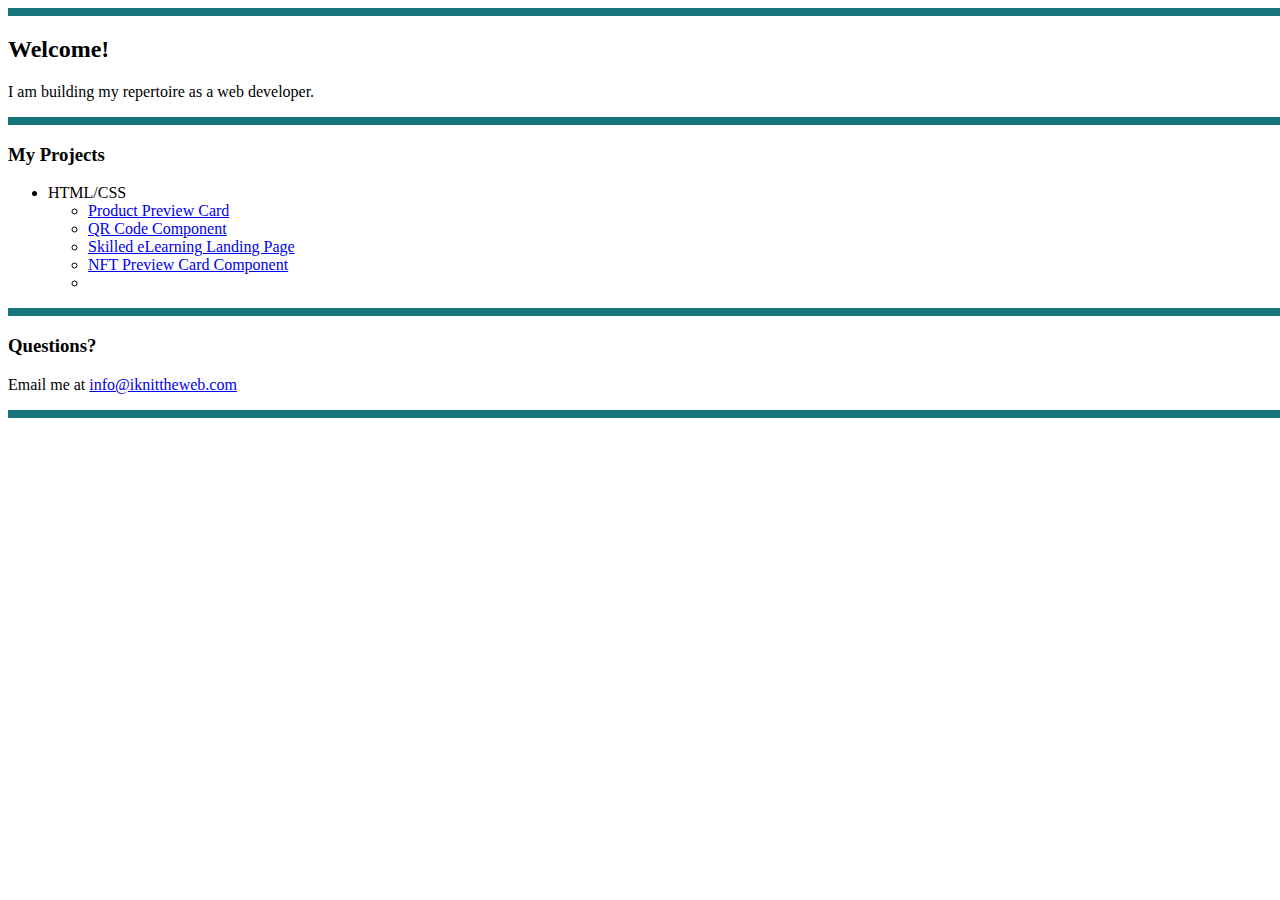
<file: index.html>
<!DOCTYPE html>
<html>
    <head>
        <link href="https://cdn.jsdelivr.net/npm/bootstrap@5.0.2/dist/css/bootstrap.min.css" rel="stylesheet" integrity="sha384-EVSTQN3/azprG1Anm3QDgpJLIm9Nao0Yz1ztcQTwFspd3yD65VohhpuuCOmLASjC" crossorigin="anonymous">
        <style>
            * {
                font-family: Georgia, 'Times New Roman', Times, serif;
            }

            hr {
                border: 4px solid #15757B;
                width: 100%;
            }


        </style>
    </head>
    <body>
        <div class="container">
            <hr>
            <div class="row">
                <div id="main-gktw">
                    <main id="main" class="text-center">
                        <h2>Welcome!</h2>
                        <p class=".about-text">I am building my repertoire as a web developer.</p>
                        <hr>
                        <h3>My Projects</h3>
                        <ul class="list-group">
                            <li class="list-group-item">HTML/CSS</li>
                            <ul class="list-group">
                                <li class="list-group-item">
                                    <a href="/Product-Preview-Card/MyProductPreviewCard-files/index.html" target="_blank">Product Preview Card</a>
                                </li>                                
                                <li class="list-group-item">
                                    <a href="/QR Code Component/MyQRCodeComponent-files/index.html" target="_blank">QR Code Component</a>
                                </li>
                                <li>
                                    <a href="https://idlehands1969.github.io/Skilled-eLearning-Landing-Page/">Skilled eLearning Landing Page</a>
                                </li>
                                <li class="list-group-item">
                                    <a href="https://idlehands1969.github.io/nft-preview-card-component-main/My%20NFT%20Preview%20Card%20Component%20files/index.html">NFT Preview Card Component</a>
                                </li>
                                <li class="list-group-item">
                                    <a href="https://github.com/idlehands1969/huddle-landing-page/blob/521c2a1c7d394858e0f927000259a5b264395048/index.html"></a>
                                </li>
                                    
                            </ul>
                        </ul>
                        <hr>
                        <h3>Questions?</h3>
                        <p>Email me at <a href="mailto:info@iknittheweb.com">info@iknittheweb.com</a></p>
                    </main>
                </div>
            </div>
            <hr>
            <div class="row">
                <script src="https://cdn.jsdelivr.net/npm/bootstrap@5.0.2/dist/js/bootstrap.bundle.min.js" integrity="sha384-MrcW6ZMFYlzcLA8Nl+NtUVF0sA7MsXsP1UyJoMp4YLEuNSfAP+JcXn/tWtIaxVXM" crossorigin="anonymous"></script>
            </div>
        </div>
    </body>
</html>
</file>
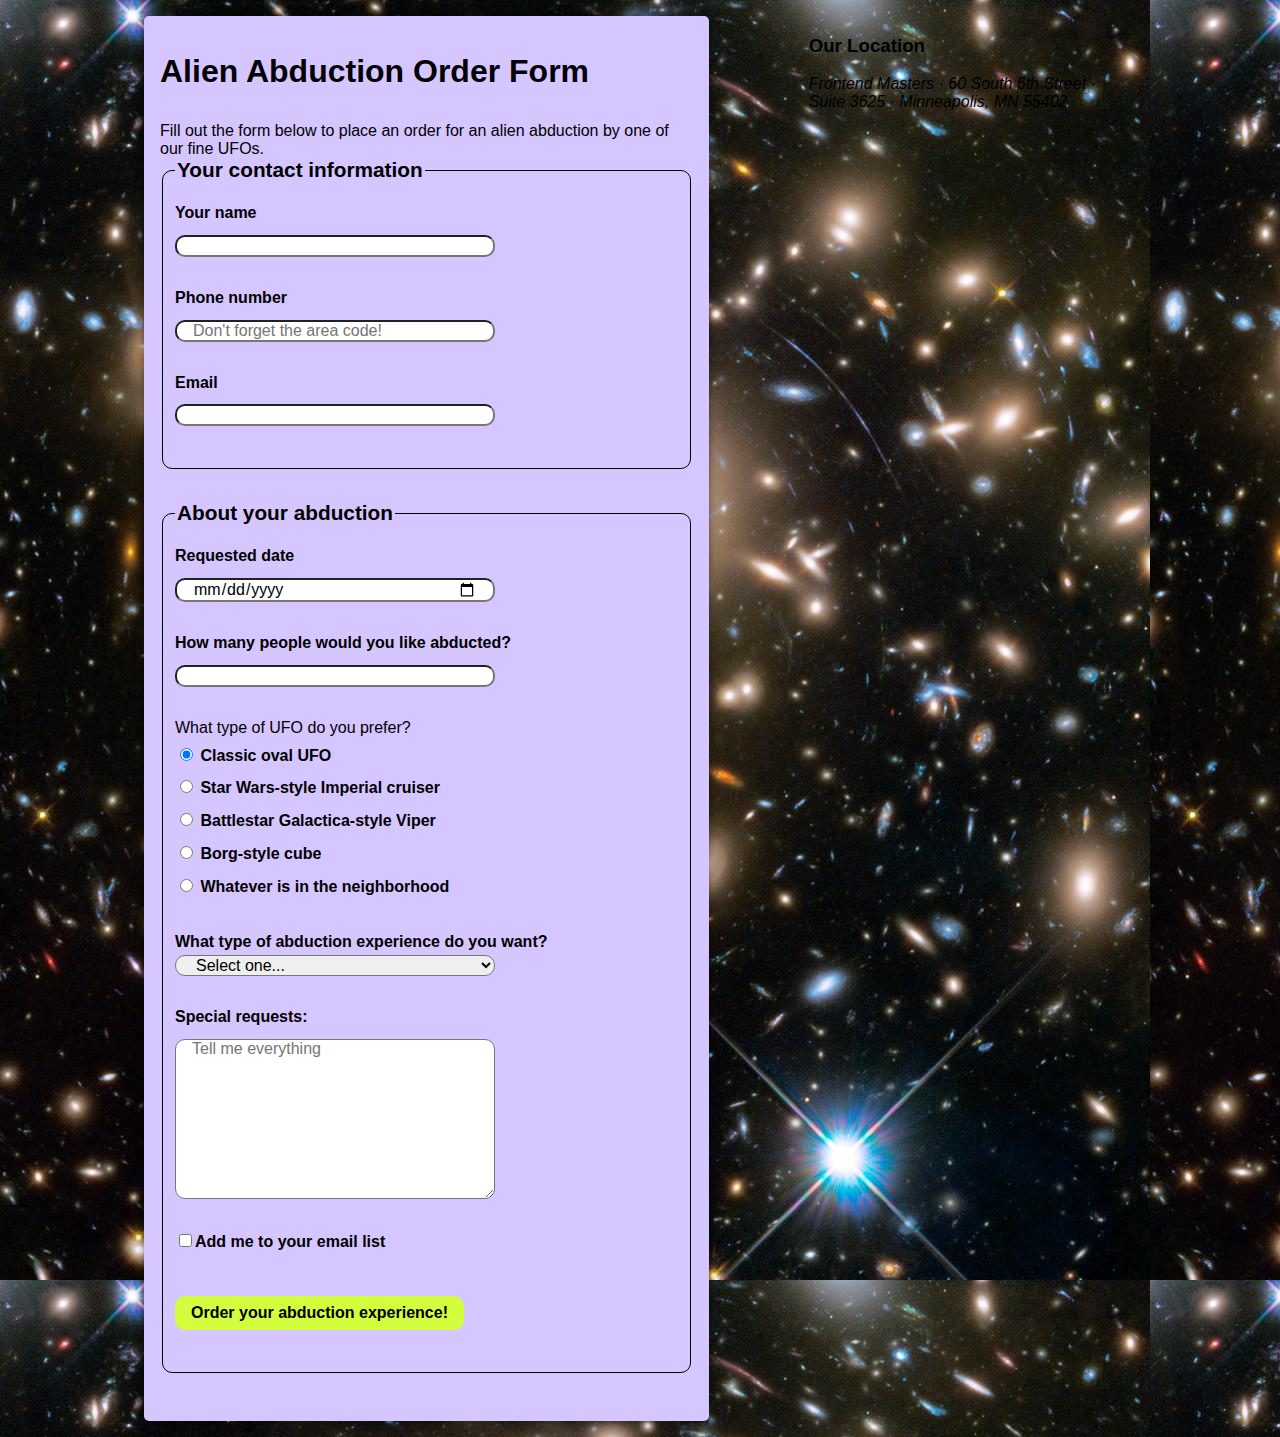
<file: Abduction/index.html>
<!DOCTYPE html>
<html lang="en">

<head>
	<meta charset="UTF-8">
	<title>Alien Abduction Order Form</title>
	<link href="css/forms.css" rel="stylesheet">
</head>

<body>
	<div class="wrapper">
		<section>
			<h1>Alien Abduction Order Form</h1>
			<p>Fill out the form below to place an order for an alien abduction by one of our fine UFOs.</p>
			<form action="https://e3vwdl4bpd.execute-api.us-west-2.amazonaws.com/default/API2SES " method="post">
				<input type="hidden" name="send_to" value="idlehands1969@gmail.com">
				<fieldset>
					<legend>Your contact information</legend>
<!-- CONTACT INFO -->
					<label for="name">Your name </label>
					<input type="text" id="name" name="name">
					<label for="phone">Phone number</label>
					<input type="tel" id="phone" name="phone" placeholder="Don't forget the area code!">
					<label for="email">Email</label>
					<input type="email" id="email" name="email">
				</fieldset>

<!-- REQUEST INFO -->
				<fieldset>
					<legend>About your abduction </legend>
					<label for="date">Requested date</label>
					<input type="date" id="date" name="date">
					<label for="qty">How many people would you like abducted?</label>
					<input type="number" id="qty" name="qty" min="1" max="10">
					<p>What type of UFO do you prefer?</p>
					<label>
						<input type="radio" name="ufotype" value="classic" checked> Classic oval UFO
					</label>
					<label>
						<input type="radio" name="ufotype" value="starwars"> Star Wars-style Imperial cruiser
					</label>
					<label>
						<input type="radio" name="ufotype" value="galactica"> Battlestar Galactica-style Viper
					</label>
					<label>
						<input type="radio" name="ufotype" value="startrek"> Borg-style cube
					</label>
					<label>
						<input type="radio" name="ufotype" value="any"> Whatever is in the neighborhood
					</label>

					<label for="abtype">What type of abduction experience do you want?</label>
					<select id="abtype" name="abtype">
						<option selected>Select one...</option>
						<option value="tour">Tour of the solar system</option>
						<option value="dinner">Alien dinner and discussion</option>
						<option value="dance">Alien dance lessons</option>
						<option value="whales">Whale watching</option>
					</select>

					<label for="comments">Special requests:</label>
					<textarea id="comments" name="comments" placeholder="Tell me everything"></textarea>

					<label>
						<input type="checkbox" id="subscribe" name="subscribe" value="subscribe">Add me to your email
						list
					</label>
					<input id="send_to" type="hidden" name="send_to" value="yourEmailHere">
					<button type="submit">Order your abduction experience!</button>
				</fieldset>
			</form>
		</section>
		<aside>
			<h3>Our Location</h3>
			<address>
				Frontend Masters &middot;
				60 South 6th Street &middot;
				Suite 3625 &middot;
				Minneapolis, MN 55402
			</address>
		</aside>
	</div>
	<script src="js/forms.js"></script>
</body>

</html>
</file>
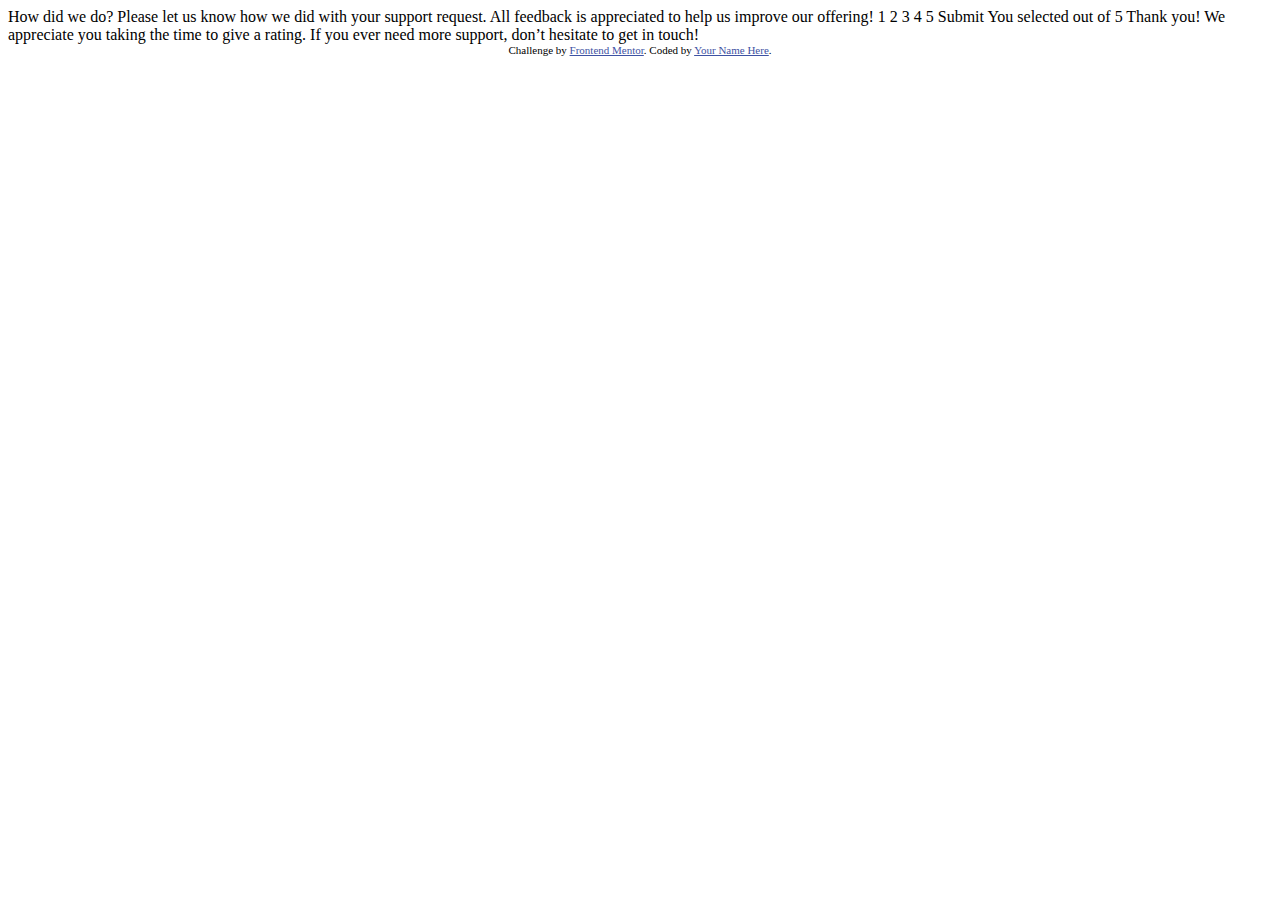
<file: interactive-rating-component-main/index.html>
<!DOCTYPE html>
<html lang="en">
<head>
  <meta charset="UTF-8">
  <meta name="viewport" content="width=device-width, initial-scale=1.0"> <!-- displays site properly based on user's device -->

  <link rel="icon" type="image/png" sizes="32x32" href="./images/favicon-32x32.png">
  
  <title>Frontend Mentor | Interactive rating component</title>

  <!-- Feel free to remove these styles or customise in your own stylesheet 👍 -->
  <style>
    .attribution { font-size: 11px; text-align: center; }
    .attribution a { color: hsl(228, 45%, 44%); }
  </style>
</head>
<body>

  <!-- Rating state start -->

  How did we do?

  Please let us know how we did with your support request. All feedback is appreciated 
  to help us improve our offering!

  1 2 3 4 5

  Submit

  <!-- Rating state end -->

  <!-- Thank you state start -->

  You selected <!-- Add rating here --> out of 5

  Thank you!

  We appreciate you taking the time to give a rating. If you ever need more support, 
  don’t hesitate to get in touch!

  <!-- Thank you state end -->

  
  <div class="attribution">
    Challenge by <a href="https://www.frontendmentor.io?ref=challenge" target="_blank">Frontend Mentor</a>. 
    Coded by <a href="#">Your Name Here</a>.
  </div>
</body>
</html>
</file>
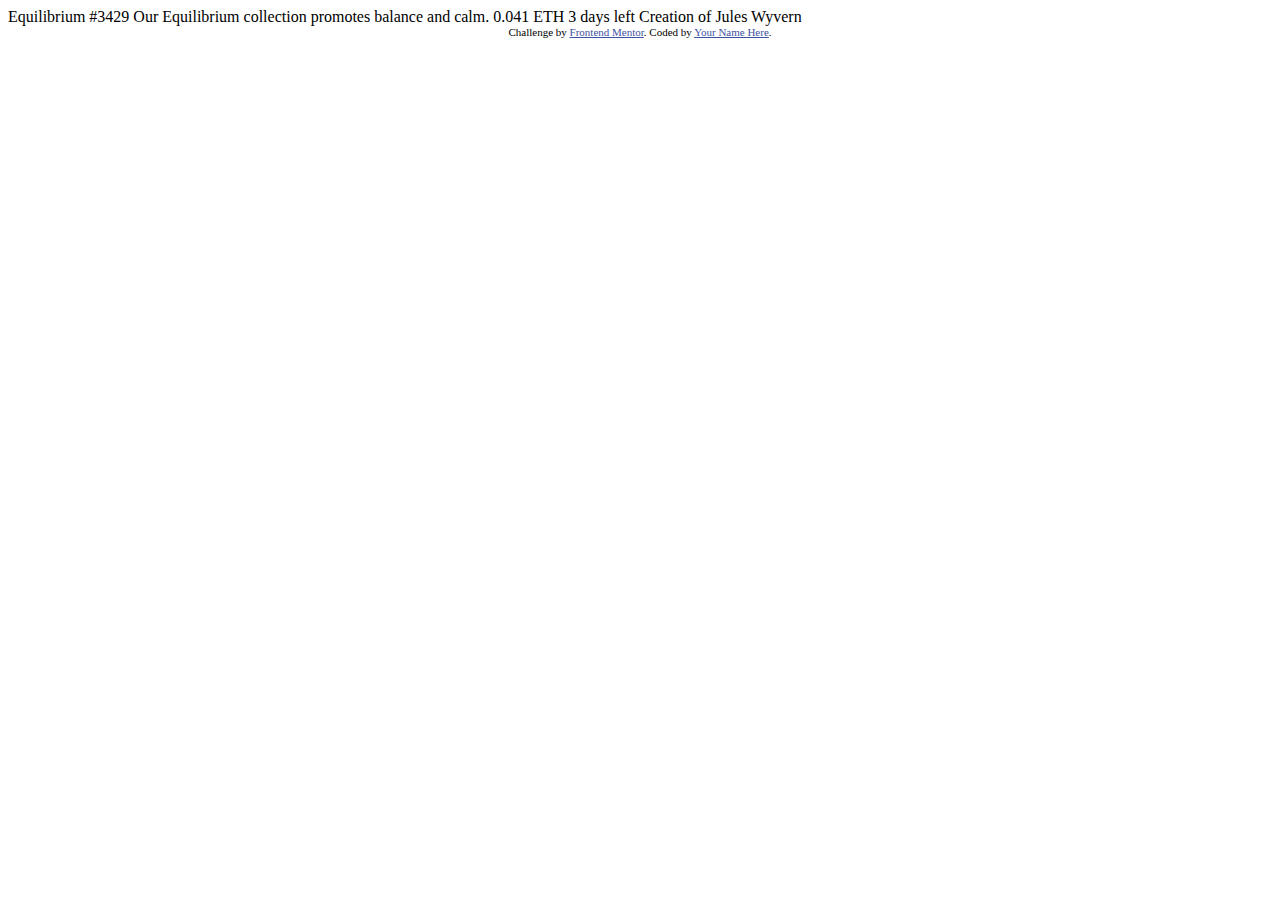
<file: nft-preview-card-component-main/index.html>
<!DOCTYPE html>
<html lang="en">
<head>
  <meta charset="UTF-8">
  <meta name="viewport" content="width=device-width, initial-scale=1.0"> <!-- displays site properly based on user's device -->

  <link rel="icon" type="image/png" sizes="32x32" href="./images/favicon-32x32.png">
  
  <title>Frontend Mentor | NFT preview card component</title>

  <!-- Feel free to remove these styles or customise in your own stylesheet 👍 -->
  <style>
    .attribution { font-size: 11px; text-align: center; }
    .attribution a { color: hsl(228, 45%, 44%); }
  </style>
</head>
<body>

  Equilibrium #3429

  Our Equilibrium collection promotes balance and calm.

  0.041 ETH
  3 days left
  
  Creation of Jules Wyvern

  <div class="attribution">
    Challenge by <a href="https://www.frontendmentor.io?ref=challenge" target="_blank">Frontend Mentor</a>. 
    Coded by <a href="#">Your Name Here</a>.
  </div>
</body>
</html>
</file>
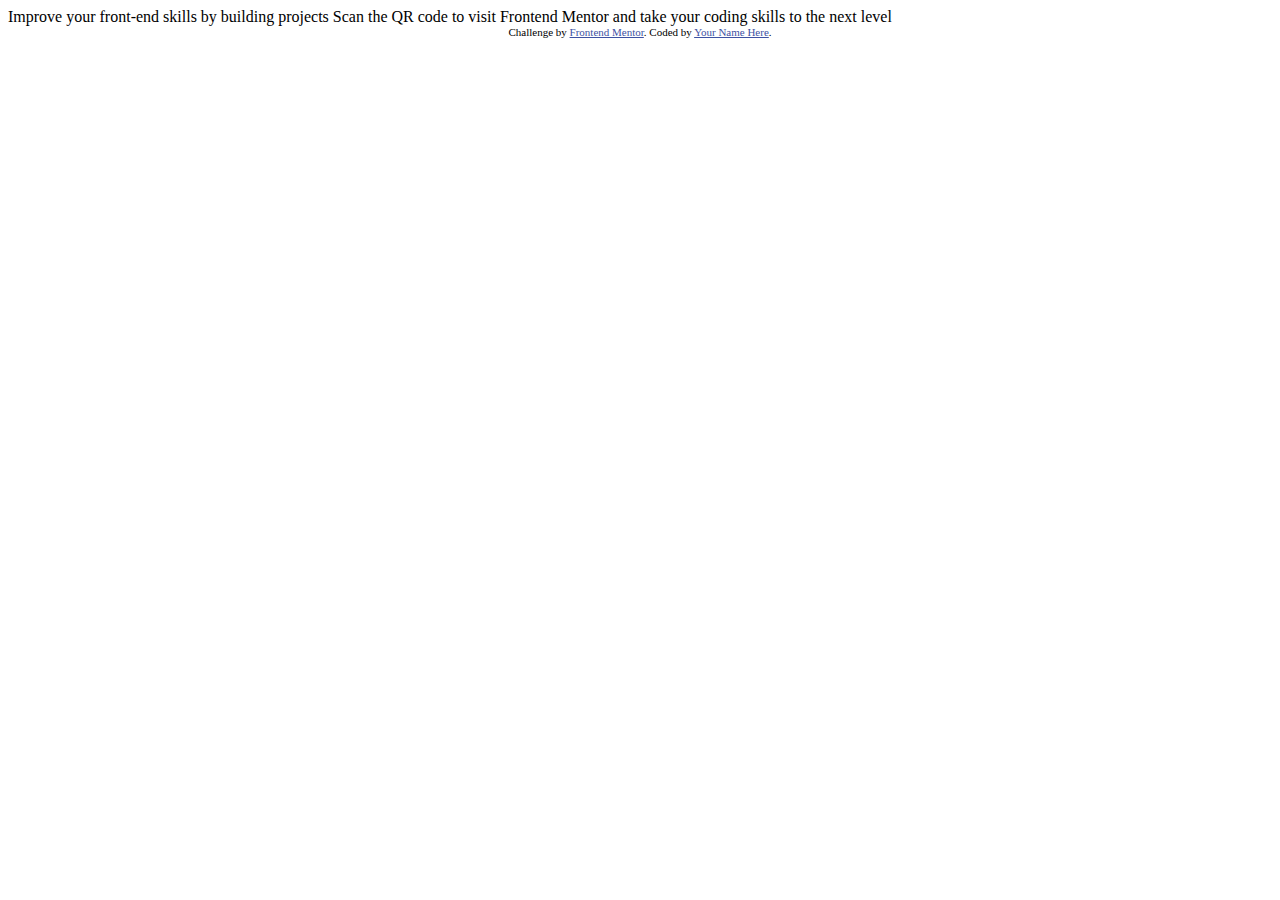
<file: QR Code Component/index.html>
<!DOCTYPE html>
<html lang="en">
<head>
  <meta charset="UTF-8">
  <meta name="viewport" content="width=device-width, initial-scale=1.0"> <!-- displays site properly based on user's device -->

  <link rel="icon" type="image/png" sizes="32x32" href="./images/favicon-32x32.png">
  
  <title>Frontend Mentor | QR code component</title>

  <!-- Feel free to remove these styles or customise in your own stylesheet 👍 -->
  <style>
    .attribution { font-size: 11px; text-align: center; }
    .attribution a { color: hsl(228, 45%, 44%); }
  </style>
</head>
<body>

  Improve your front-end skills by building projects

  Scan the QR code to visit Frontend Mentor and take your coding skills to the next level
  
  <div class="attribution">
    Challenge by <a href="https://www.frontendmentor.io?ref=challenge" target="_blank">Frontend Mentor</a>. 
    Coded by <a href="#">Your Name Here</a>.
  </div>
</body>
</html>
</file>
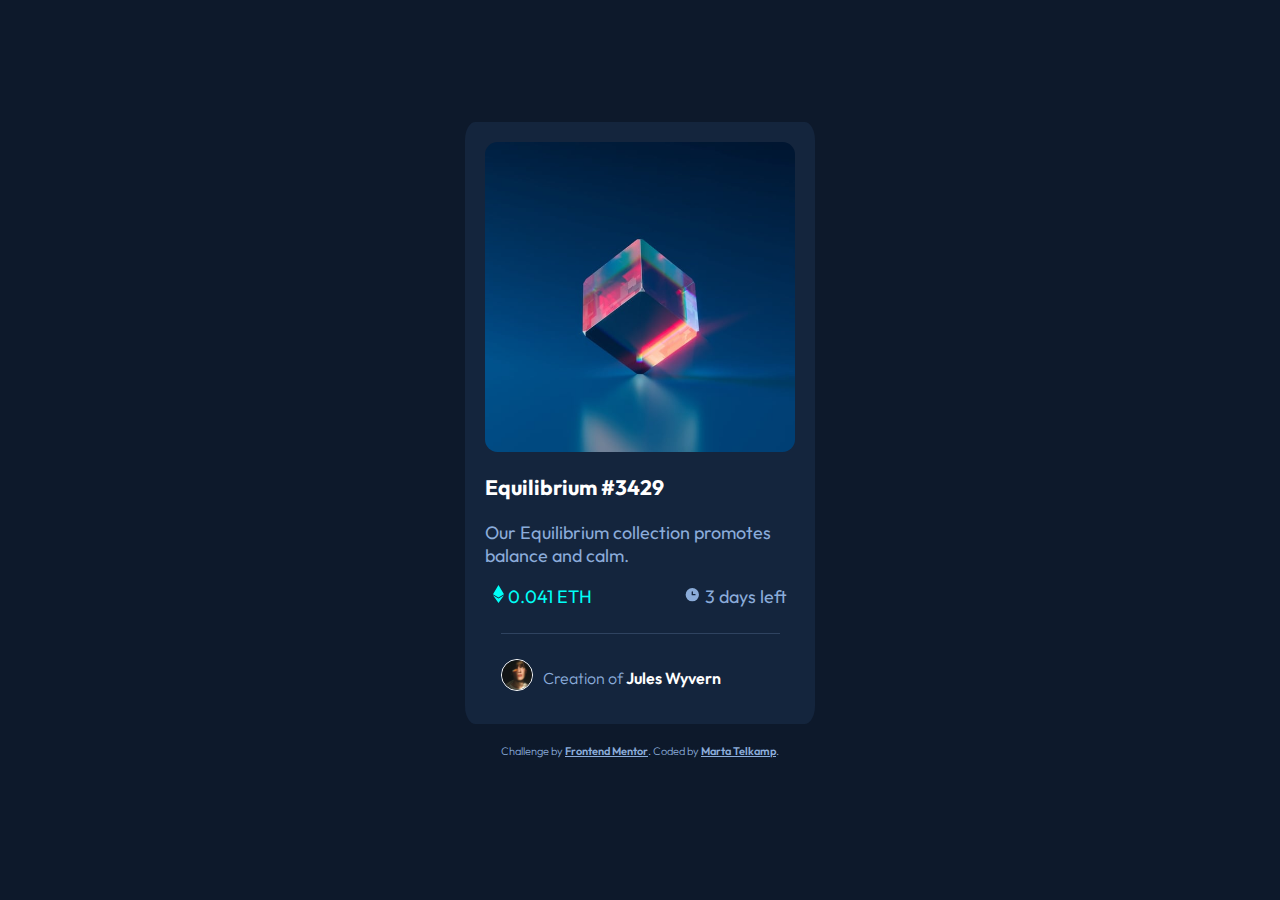
<file: nft-preview-card-component-main/My NFT Preview Card Component files/index.html>
<!DOCTYPE html>
<html lang="en">
<head>
    <meta charset="UTF-8">
    <meta name="viewport" content="width=device-width, initial-scale=1.0"> <!-- displays site properly based on user's device -->

  <!--  Google Font  -->
    <link rel="preconnect" href="https://fonts.googleapis.com">
    <link rel="preconnect" href="https://fonts.gstatic.com" crossorigin>
    <link href="https://fonts.googleapis.com/css2?family=Outfit:wght@300;400;600&display=swap" rel="stylesheet">

    <link rel="icon" type="image/png" sizes="32x32" href="./images/favicon-32x32.png">

    <link rel="stylesheet" href="style.css">

    <title>Frontend Mentor | NFT preview card component</title>

</head>
<body>
    <main class="card">

        <img src="./images/image-equilibrium.jpg" class="card-img1" alt="Equilibrium">

        <div class="card-body">
            <div>
                <h3 class="card-title">Equilibrium #3429</h3>

                <p class="card-text">Our Equilibrium collection promotes balance and calm.</p>
            </div>

            <div class="smallflex1">
                <div class="smallflex-item">
                    <p class="price"><img src="./images/icon-ethereum.svg" class="card-icon" alt="Ethereum"> 0.041 ETH</p>
                </div>
                <div class="smallflex-item">                    
                    <p class="time"><img src="./images/icon-clock.svg" class="card-icon" alt="Clock"> 3 days left</p>
                </div>
            </div>

            <div class="smallFlex2">
                <div class="smallflex2-item">
                    <img src="./images/image-avatar.png" alt="avatar" class="avatar">
                </div>
                <div class="smallflex2-item">
                    <p class="creation">
                    <span class="creator">Creation of&nbsp;</span><span class="creator-bold">Jules Wyvern</span>
                    </p>
                </div>

            </div>

        </div>

    </main>

    <footer class="attribution creator">
      Challenge by <a href="https://www.frontendmentor.io?ref=challenge" target="_blank">Frontend Mentor</a>. 
      Coded by <a href="https://iknittheweb.com">Marta Telkamp</a>.
    </footer>

</body>
</html>
</file>
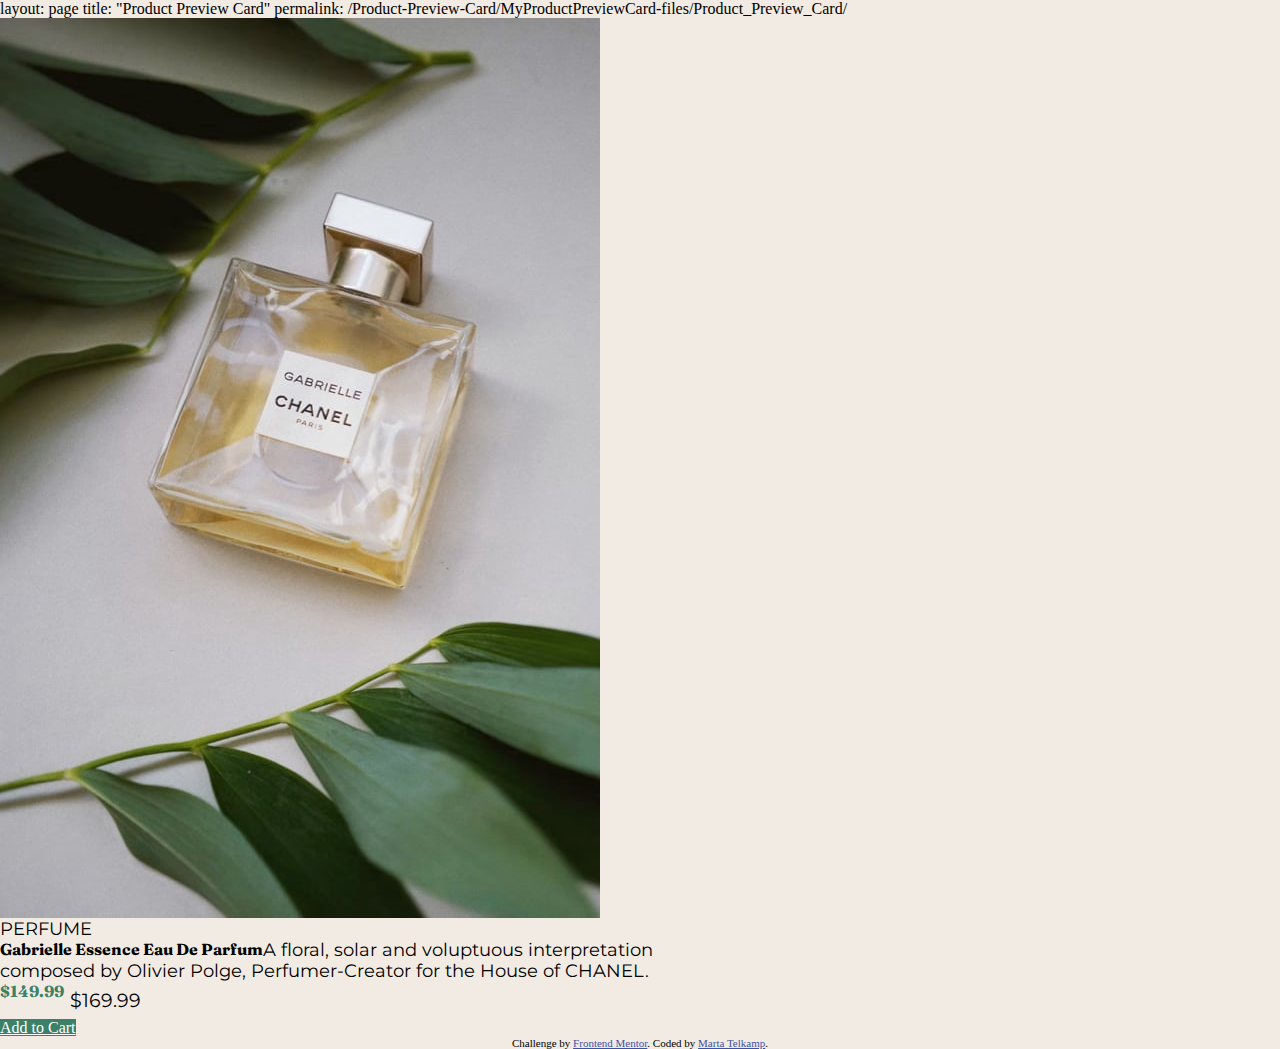
<file: Product Preview Card/MyProductPreviewCard-files/index.html>
layout: page
title: "Product Preview Card"
permalink: /Product-Preview-Card/MyProductPreviewCard-files/Product_Preview_Card/

<!DOCTYPE html>
<html lang="en">
<head>
  <meta charset="UTF-8">
  <meta name="viewport" content="width=device-width, initial-scale=1.0"> <!-- displays site properly based on user's device -->
  
  <link rel="icon" type="image/png" sizes="32x32" href="./images/favicon-32x32.png">
  <link href="https://cdn.jsdelivr.net/npm/bootstrap@5.2.0/dist/css/bootstrap.min.css" rel="stylesheet" integrity="sha384-gH2yIJqKdNHPEq0n4Mqa/HGKIhSkIHeL5AyhkYV8i59U5AR6csBvApHHNl/vI1Bx" crossorigin="anonymous">
  <link rel="stylesheet" href="styles.css">
  <title>Frontend Mentor | Product preview card component</title>

  <style>
    .attribution { font-size: 11px; text-align: center; }
    .attribution a { color: hsl(228, 45%, 44%); }
  </style>
</head>
<body>

  <div class="card mx-auto mt-5">
    <div class="row">
      <div class="col-md-6">
        <img src="images/image-product-desktop.jpg" class="img-fluid rounded-start dsktpImg" alt="perfume bottle">
        <img src="images/image-product-mobile.jpg" class="img-fluid rounded-start mblImg" alt="perfume bottle">
      </div>
      <div class="col-md-6 rounded-end">
        <div class="card-body">
          <p class="card-text spcTxt">PERFUME</p>
          <h1 class="card-title">Gabrielle Essence Eau De Parfum</h1>
          <p class="card-text">A floral, solar and voluptuous interpretation composed by Olivier Polge, Perfumer-Creator for the House of CHANEL.</p>
          <div>
            <h1 class="card-title ttlClr">$149.99&nbsp;&nbsp;</h1>
            <p class="card-text text-muted text-decoration-line-through">$169.99</p>
          </div>
          <a href="#" class="btn btn-default btn-lg">Add to Cart</a>
        </div>
      </div>
    </div>
  </div>

  <div class="attribution">
    Challenge by <a href="https://www.frontendmentor.io?ref=challenge" target="_blank">Frontend Mentor</a>. 
    Coded by <a href="#">Marta Telkamp</a>.
  </div>
  <script src="https://cdn.jsdelivr.net/npm/bootstrap@5.2.0/dist/js/bootstrap.min.js" integrity="sha384-ODmDIVzN+pFdexxHEHFBQH3/9/vQ9uori45z4JjnFsRydbmQbmL5t1tQ0culUzyK" crossorigin="anonymous"></script>
</body>
</html>
</file>
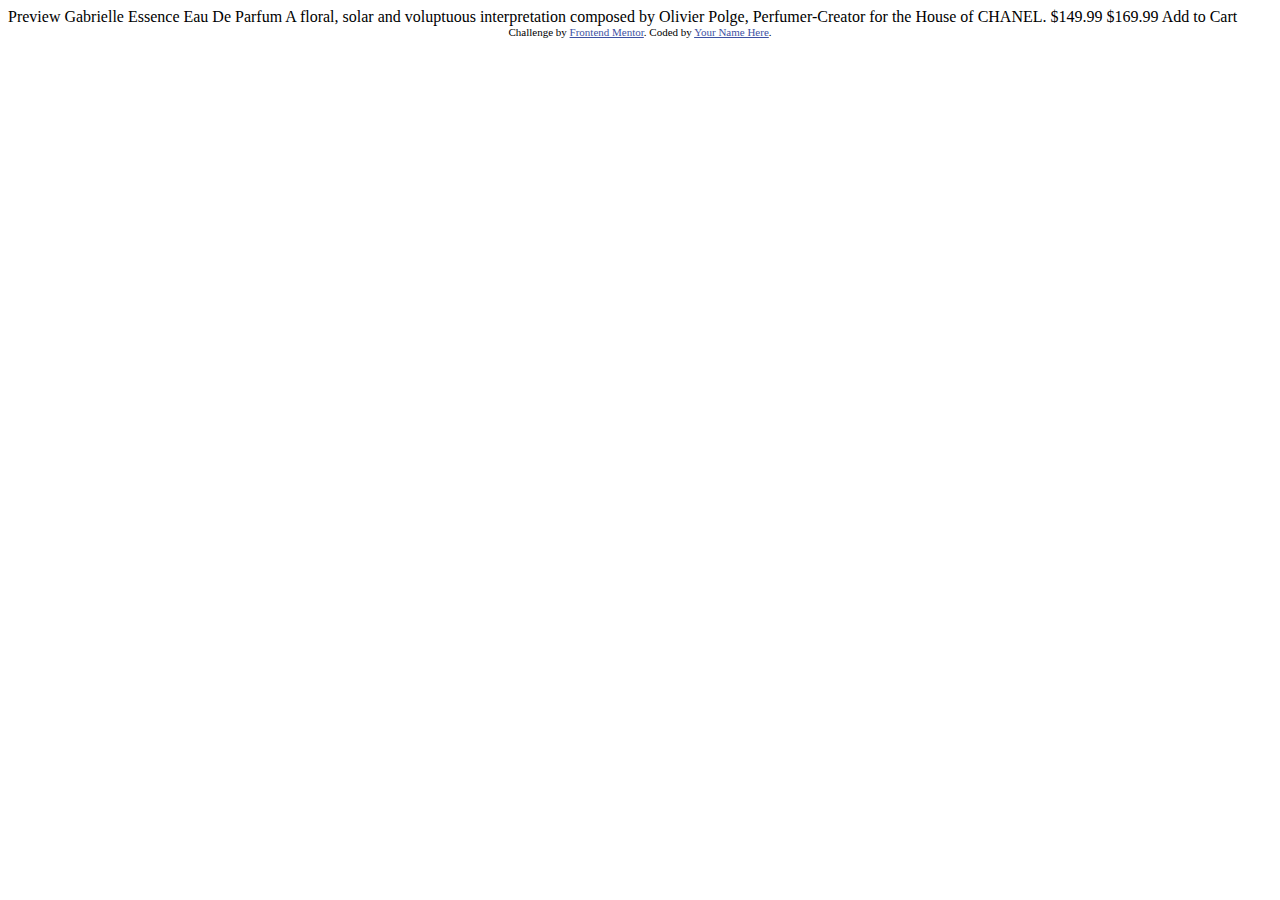
<file: Product Preview Card/product-preview-card-component-main/index.html>
<!DOCTYPE html>
<html lang="en">
<head>
  <meta charset="UTF-8">
  <meta name="viewport" content="width=device-width, initial-scale=1.0"> <!-- displays site properly based on user's device -->

  <link rel="icon" type="image/png" sizes="32x32" href="./images/favicon-32x32.png">
  
  <title>Frontend Mentor | Product preview card component</title>

  <!-- Feel free to remove these styles or customise in your own stylesheet 👍 -->
  <style>
    .attribution { font-size: 11px; text-align: center; }
    .attribution a { color: hsl(228, 45%, 44%); }
  </style>
</head>
<body>

  Preview

  Gabrielle Essence Eau De Parfum

  A floral, solar and voluptuous interpretation composed by Olivier Polge, 
  Perfumer-Creator for the House of CHANEL.

  $149.99
  $169.99

  Add to Cart
  
  <div class="attribution">
    Challenge by <a href="https://www.frontendmentor.io?ref=challenge" target="_blank">Frontend Mentor</a>. 
    Coded by <a href="#">Your Name Here</a>.
  </div>
</body>
</html>
</file>
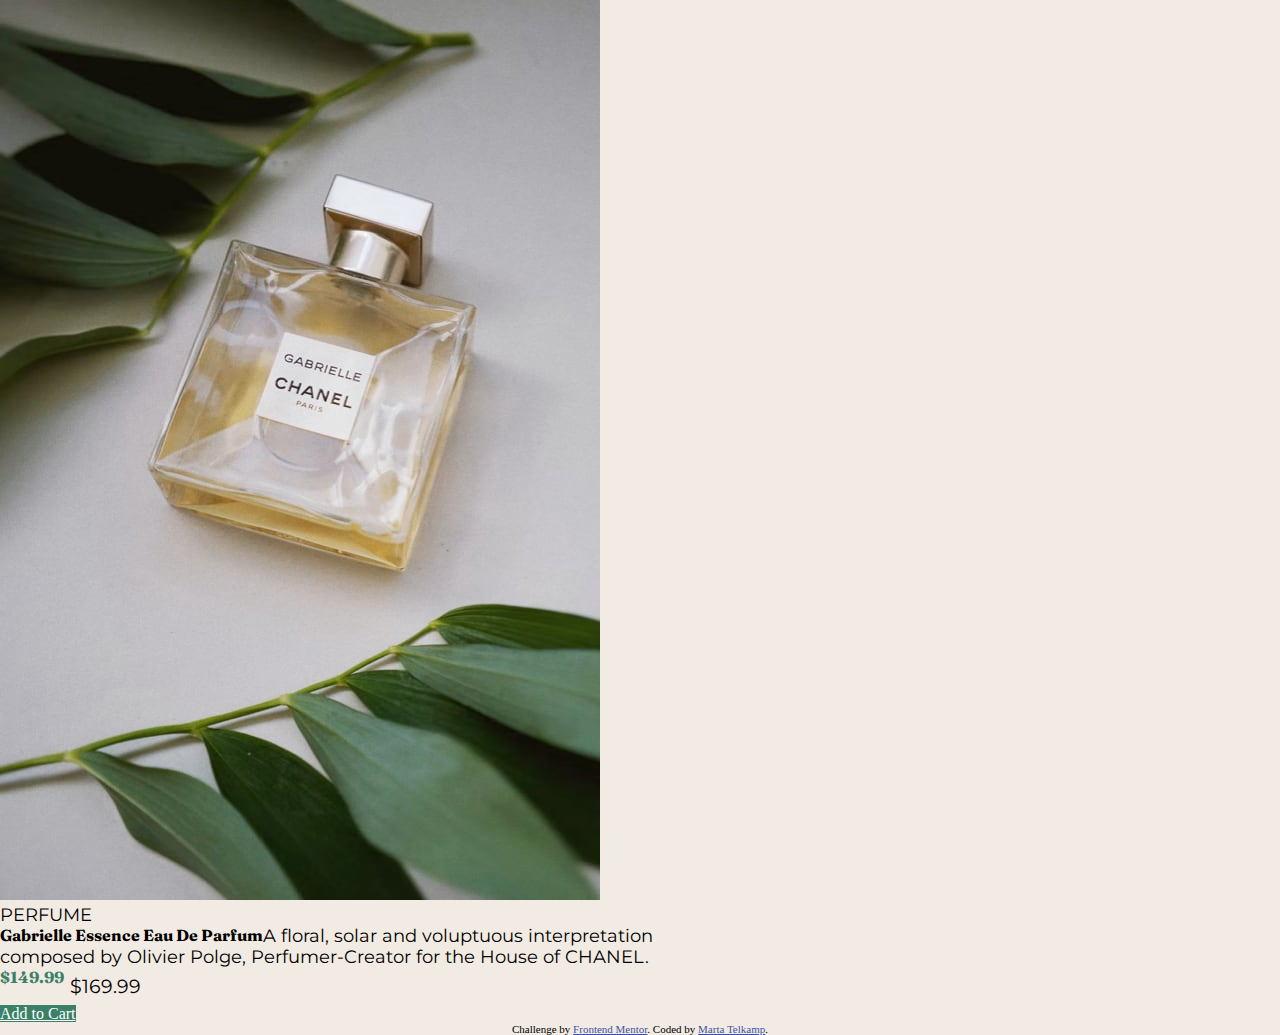
<file: Product-Preview-Card/MyProductPreviewCard-files/index.html>
<!DOCTYPE html>
<html lang="en">
<head>
  <meta charset="UTF-8">
  <meta name="viewport" content="width=device-width, initial-scale=1.0"> <!-- displays site properly based on user's device -->
  
  <link rel="icon" type="image/png" sizes="32x32" href="./images/favicon-32x32.png">
  <link href="https://cdn.jsdelivr.net/npm/bootstrap@5.2.0/dist/css/bootstrap.min.css" rel="stylesheet" integrity="sha384-gH2yIJqKdNHPEq0n4Mqa/HGKIhSkIHeL5AyhkYV8i59U5AR6csBvApHHNl/vI1Bx" crossorigin="anonymous">
  <link rel="stylesheet" href="styles.css">
  <title>Frontend Mentor | Product preview card component</title>

  <style>
    .attribution { font-size: 11px; text-align: center; }
    .attribution a { color: hsl(228, 45%, 44%); }
  </style>
</head>
<body>

  <div class="card mx-auto mt-5">
    <div class="row">
      <div class="col-md-6">
        <img src="images/image-product-desktop.jpg" class="img-fluid rounded-start dsktpImg" alt="perfume bottle">
        <img src="images/image-product-mobile.jpg" class="img-fluid rounded-start mblImg" alt="perfume bottle">
      </div>
      <div class="col-md-6 rounded-end">
        <div class="card-body">
          <p class="card-text spcTxt">PERFUME</p>
          <h1 class="card-title">Gabrielle Essence Eau De Parfum</h1>
          <p class="card-text">A floral, solar and voluptuous interpretation composed by Olivier Polge, Perfumer-Creator for the House of CHANEL.</p>
          <div>
            <h1 class="card-title ttlClr">$149.99&nbsp;&nbsp;</h1>
            <p class="card-text text-muted text-decoration-line-through">$169.99</p>
          </div>
          <a href="#" class="btn btn-default btn-lg">Add to Cart</a>
        </div>
      </div>
    </div>
  </div>

  <div class="attribution">
    Challenge by <a href="https://www.frontendmentor.io?ref=challenge" target="_blank">Frontend Mentor</a>. 
    Coded by <a href="#">Marta Telkamp</a>.
  </div>
  <script src="https://cdn.jsdelivr.net/npm/bootstrap@5.2.0/dist/js/bootstrap.min.js" integrity="sha384-ODmDIVzN+pFdexxHEHFBQH3/9/vQ9uori45z4JjnFsRydbmQbmL5t1tQ0culUzyK" crossorigin="anonymous"></script>
</body>
</html>
</file>
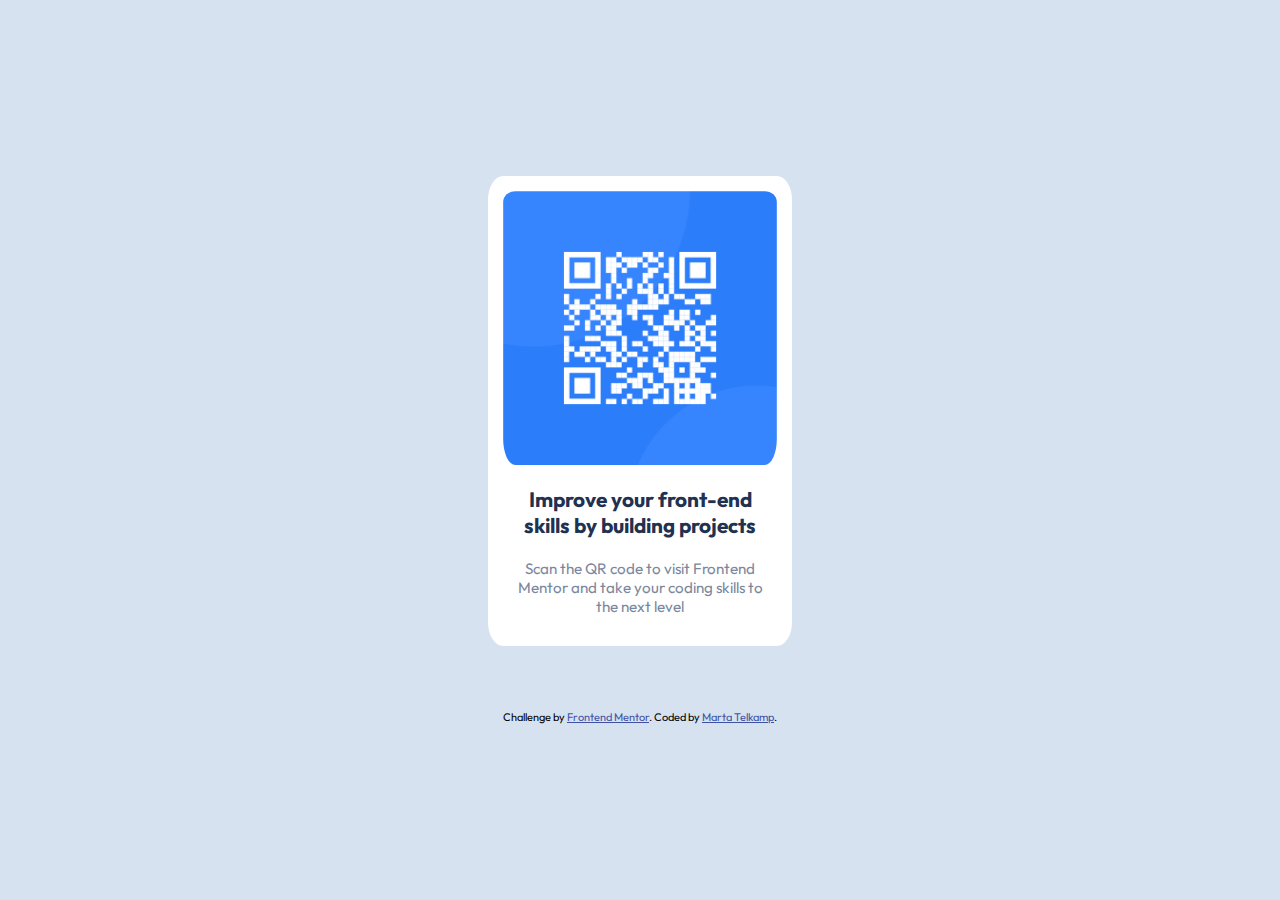
<file: QR Code Component/MyQRCodeComponent-files/index.html>
<!DOCTYPE html>
<html lang="en">
<head>
    <meta charset="UTF-8">
    <meta name="viewport" content="width=device-width, initial-scale=1.0"> <!-- displays site properly based on user's device -->

    <link rel="stylesheet" href="style.css"> 

    <link rel="preconnect" href="https://fonts.googleapis.com">
    <link rel="preconnect" href="https://fonts.gstatic.com" crossorigin>
    <link href="https://fonts.googleapis.com/css2?family=Outfit:wght@400;700&display=swap" rel="stylesheet">

    <link rel="icon" type="image/png" sizes="32x32" href="./images/favicon-32x32.png">
    
    <title>Frontend Mentor | QR code component</title>

</head>
<body>
  <div class="container">

      <div class="content">
          <div class="qr-code">
            <img class="qrcode" src="images/image-qr-code.png" alt="QR code">
          </div>
          <div class="qr-code-text">
            <p class="qrheading">Improve your front-end skills by building projects</p>
            <p class="qrtext">  Scan the QR code to visit Frontend Mentor and take your coding skills to the next level</p>
          </div>
      </div>

      <div class="attribution">
        Challenge by <a href="https://www.frontendmentor.io?ref=challenge" target="_blank">Frontend Mentor</a>. 
        Coded by <a href="https://iknittheweb.com">Marta Telkamp</a>.
      </div>

  </div>

  <script src="https://maxcdn.bootstrapcdn.com/bootstrap/4.0.0-alpha.2/js/bootstrap.min.js" integrity="sha384-vZ2WRJMwsjRMW/8U7i6PWi6AlO1L79snBrmgiDpgIWJ82z8eA5lenwvxbMV1PAh7" crossorigin="anonymous"></script>
        
  <script src="https://cdn.jsdelivr.net/npm/bootstrap@5.0.2/dist/js/bootstrap.bundle.min.js" integrity="sha384-MrcW6ZMFYlzcLA8Nl+NtUVF0sA7MsXsP1UyJoMp4YLEuNSfAP+JcXn/tWtIaxVXM" crossorigin="anonymous"></script>
  
</body>
</html>
</file>
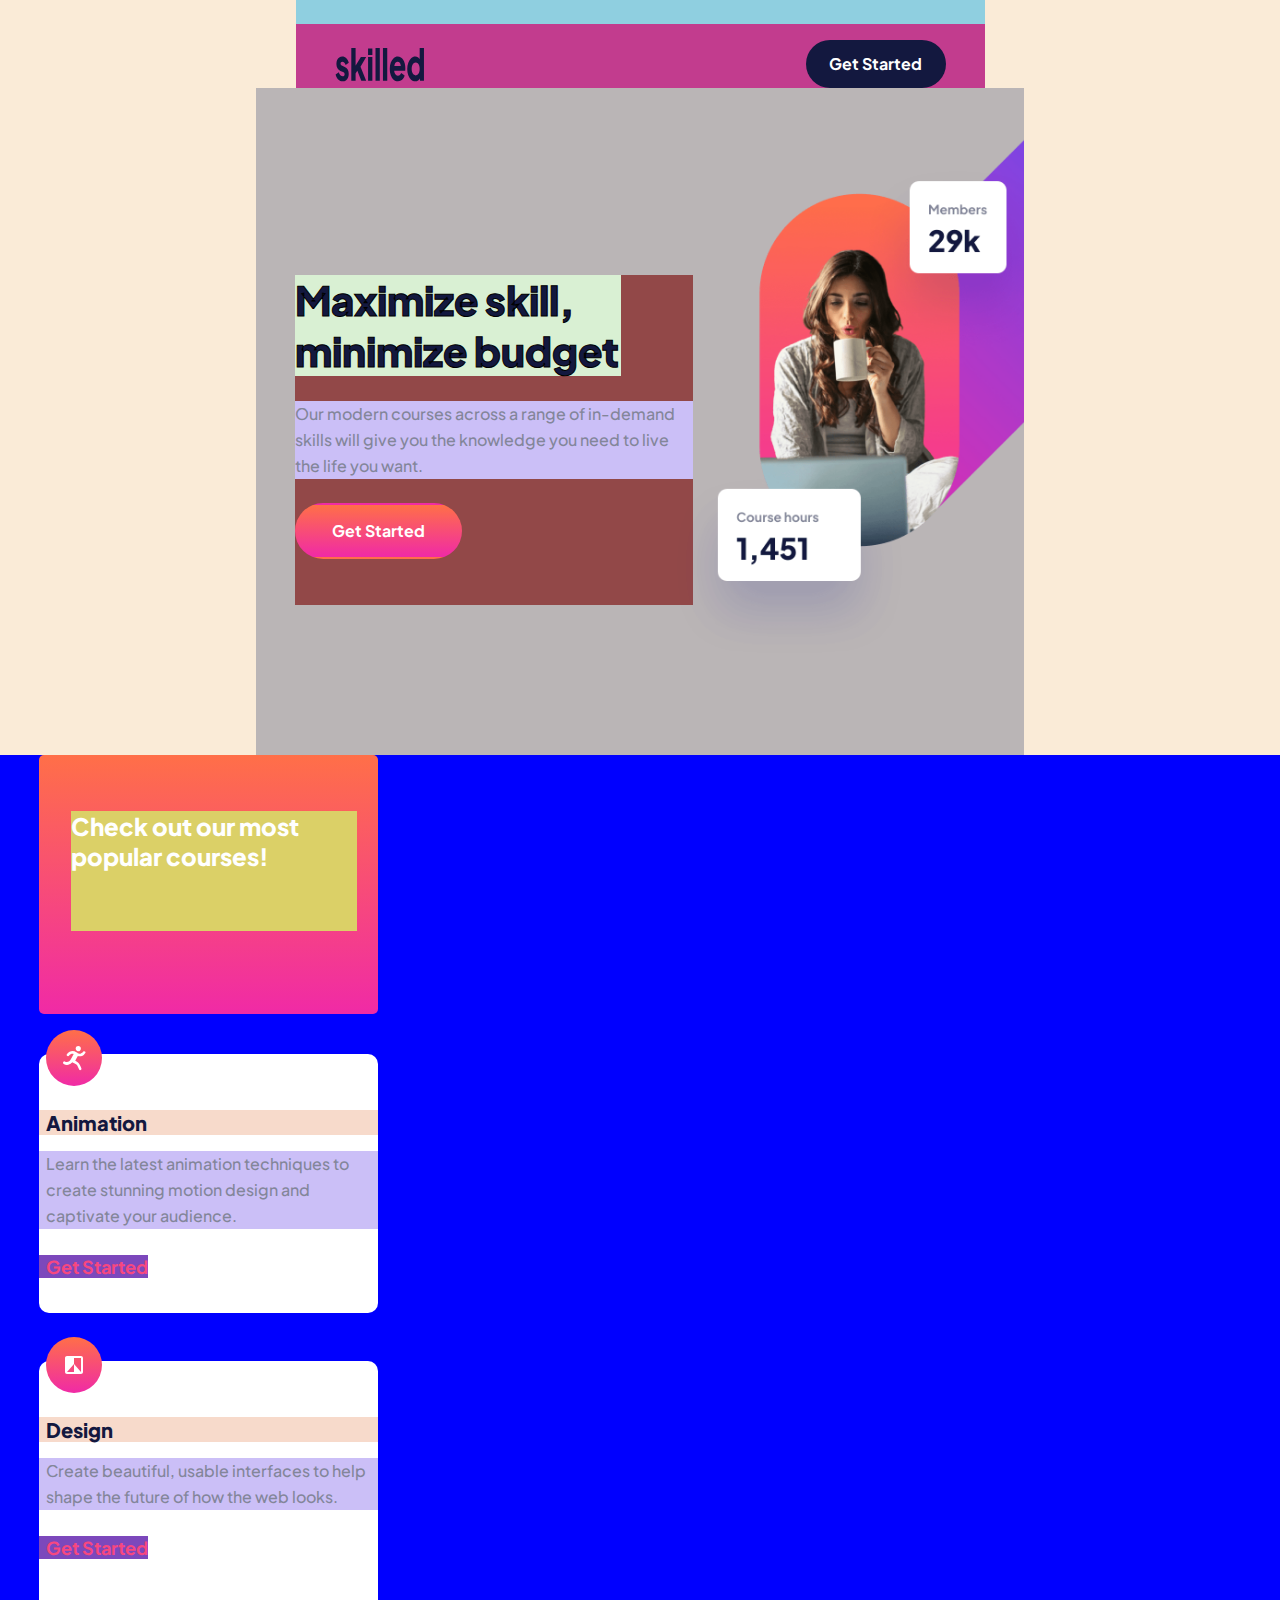
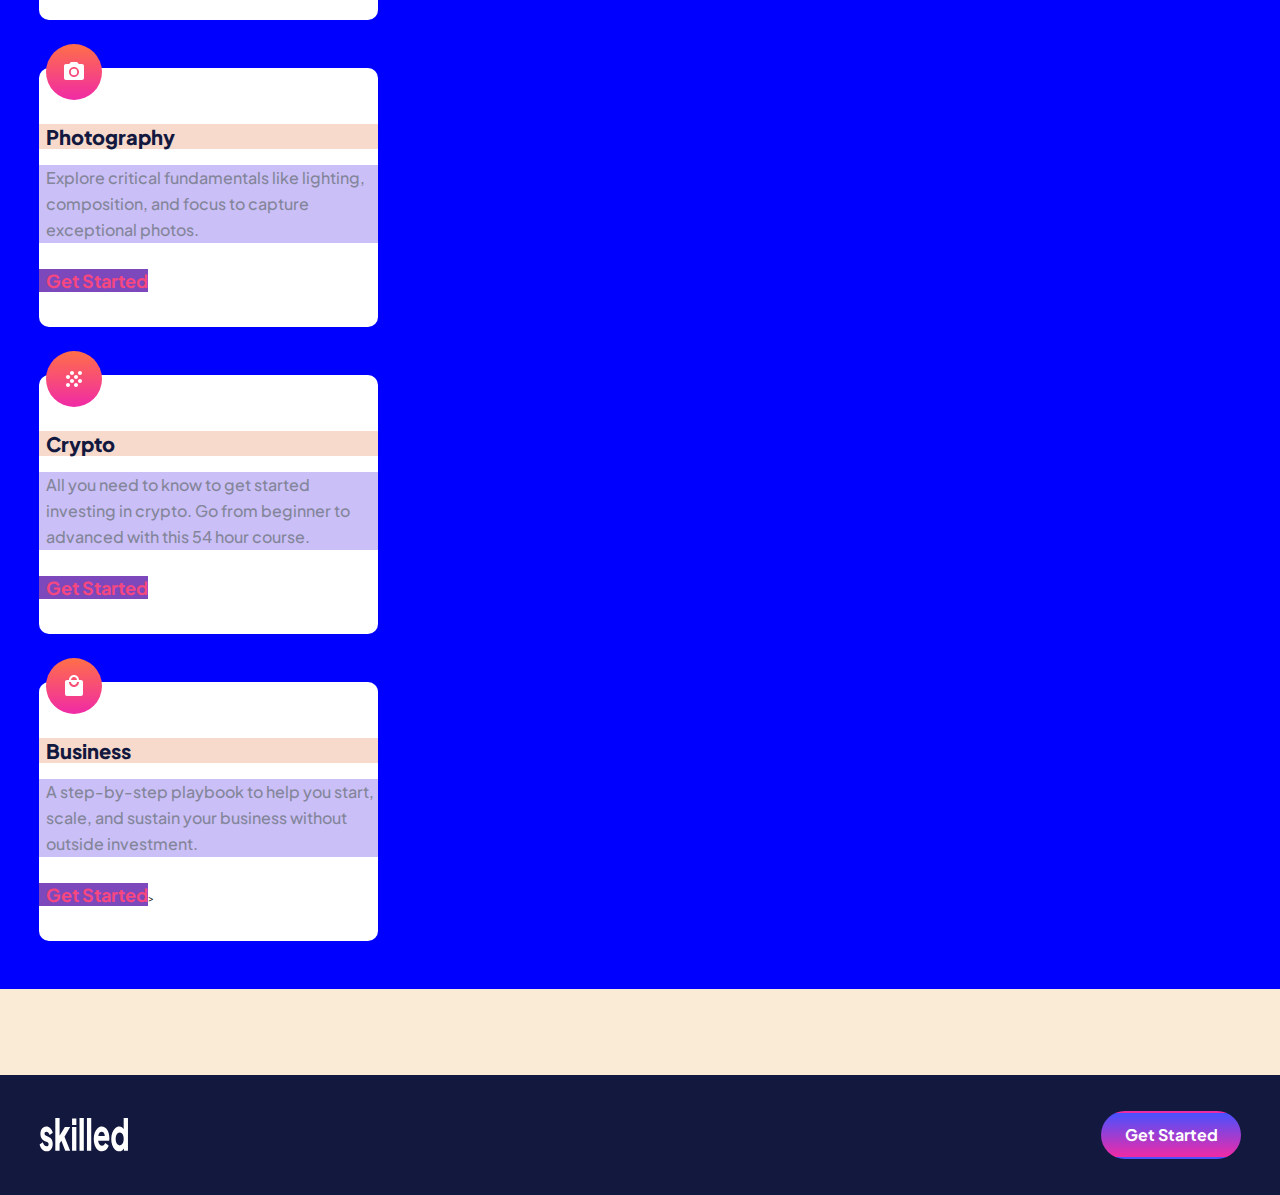
<file: skilled-elearning-landing-page/My-Skilled-eLearning-Landing-Page-files/index.html>
<!DOCTYPE html>
<html lang="en">
<head>
    <meta charset="UTF-8">
    <meta name="viewport" content="width=device-width, initial-scale=1.0">

<!-- Google font -->
    <link rel="preconnect" href="https://fonts.googleapis.com">
    <link rel="preconnect" href="https://fonts.gstatic.com" crossorigin>
    <link href="https://fonts.googleapis.com/css2?family=Plus+Jakarta+Sans:wght@500;700;800&display=swap" rel="stylesheet">


    <link rel="icon" type="image/png" sizes="32x32" href="./assets/favicon-32x32.png">

    <link rel="stylesheet" href="style.css">
    <link rel="stylesheet" href="media-width-768px.css">
    <link rel="stylesheet" href="media-width-1440px.css">

    <title>Frontend Mentor | Skilled e-learning landing page</title>

</head>
<body>
    <header>
        <div class="header-container">
            <img src="./assets/logo-dark.svg" alt="skilled logo" class="skilled-logo">
            <a href="#"><button type="button" class="bold-text white btn-nav">Get Started</button></a>
            </div>
    </header>
    <main>
        <div class="hero-container">
            <div class="hero-text">
                <h1 class="xl-head boldest dk-blue max">Maximize skill, minimize budget</h1>
                <p class="light-text normal blue-gray">Our modern courses across a range of in-demand skills will give you the 
                knowledge you need to live the life you want.</p>
                <a href="#"><button class="bold-text white btn-cta">Get Started</button></a>
            </div>
            <img src="./assets/image-hero-mobile.png" alt="" class="mobile-hero-img">
            <img src="./assets/image-hero-tablet@2x.png" alt="" class="tablet-hero-img">
            <img src="./assets/image-hero-desktop.png" alt="" class="desktop-hero-img">
        </div>
        <div class="card-container">
            <div class="card-holder">
                <div class="courseContainer">
                    <h2 class="l-head boldest white course">Check out our most popular courses!</h2>
                </div>
                <div class="card animation">
                    <img src="./assets/icon-animation.svg" alt="" class="icon">
                    <h3 class="m-head boldest dk-blue cardHead">Animation</h3>
                    <p class="light-text normal blue-gray cardText">Learn the latest animation techniques to create stunning motion design and captivate your audience.</p>
                    <a href="#" class="big-bold-text hot-pink cta">Get Started</a>
                </div>
                <div class="card">
                    <img src="assets/icon-design.svg" alt="" class="icon">
                    <h3 class="m-head boldest dk-blue cardHead">Design</h3>
                    <p class="light-text normal blue-gray cardText">Create beautiful, usable interfaces to help shape the future of how the web looks.</p>
                    <a href="#" class="big-bold-text hot-pink cta">Get Started</a>
                </div>
                <div class="card">
                    <img src="assets/icon-photography.svg" alt="" class="icon">
                    <h3 class="m-head boldest dk-blue cardHead">Photography</h3>
                    <p class="light-text normal blue-gray cardText">Explore critical fundamentals like lighting, composition, and focus to capture exceptional photos.</p>
                    <a href="#" class="big-bold-text  hot-pink cta">Get Started</a>
                </div>
                <div class="card">
                    <img src="assets/icon-crypto.svg" alt="" class="icon">
                    <h3 class="m-head boldest dk-blue cardHead">Crypto</h3>
                    <p class="light-text normal blue-gray cardText">All you need to know to get started investing in crypto. Go from beginner to advanced with this 54 hour course.</p>
                    <a href="#" class="big-bold-text  hot-pink cta">Get Started</a>
                </div>
                <div class="card business">
                    <img src="./assets/icon-business.svg" alt="" class="icon">
                    <h3 class="m-head boldest dk-blue cardHead">Business</h3>
                    <p class="light-text normal blue-gray cardText">A step-by-step playbook to help you start, scale, and sustain your business without outside investment.</p>
                    <a href="#" class="big-bold-text  hot-pink cta">Get Started</a>>
                </div>
            </div>
        </div>
    </main>
    <footer>
        <div class="footer-container">
                <img class="skilled-logo" src="./assets/logo-light.svg">
                <a href="#"><button class="bold-text white btn-foot">Get Started</button></a>
        </div>
    </footer>
</body>
</html>
</file>
<file: Abduction/css/forms.css>
html {
  box-sizing: border-box;
}
*, *:before, *:after {
  box-sizing: inherit;
}
body {
	font-family: Arial, Helvetica, sans-serif;
	margin: 0;
	padding: 0;
	background-image: url(../img/galaxy.jpg);
}
.wrapper {
	width: 80%;
	margin: 0 auto;
	padding: 1em;
	display: flex;
	flex-flow: row nowrap;
}
section {
	flex-basis: 57%;
	margin-right: 10%;
	background-color: #D5C6FF;
	padding: 1em;
	border-radius: 5px;
	box-shadow: 0 0 10px rgba(0, 0, 0, 0.5);
}
aside { 
	flex-basis: 33%;
}
p, [for="abtype"] {
	margin: 2rem 0 0 0
}
fieldset {
	border: 1px solid #000000;
	border-radius: 10px;
	margin-bottom: 2rem;
}
legend {
	font-weight: bold;
	font-size: 1.3em;
	margin-top: 1.5rem;
	margin-bottom: 0.5rem;
}
label {
	display: block;
	margin: 0.5rem 0;
	padding-bottom: 0.3rem;
	font-weight: bold;
}
textarea {
	height: 10rem;
	padding: 1rem;
}
select {
	font-size: 1rem;
}
button {
	font-size: 1rem;
	font-weight: bold;
	margin: 2rem 0;
	background-color: #D3FE3E;
	color: #000;
	border: none;
	padding: 0.5rem 1rem;
	border-radius: 10px;
}
button:hover {
	background-color: #000;
	color: #D3FE3E;
	cursor: pointer;
}
input:not([type="radio"]):not([type="checkbox"]), 
textarea, select {
	display: block;
	margin-bottom: 2rem;
	width: 20rem;
	font-family: Arial, Helvetica, sans-serif;
	font-size: 1rem;
	border-radius: 10px;
	padding: 0 1rem;
}
</file>
<file: nft-preview-card-component-main/My NFT Preview Card Component files/style.css>
*, *::before, *::after {
    box-sizing: border-box;
  }


body {
    background: hsl(217, 54%, 11%);
    font-family: 'Outfit', sans-serif;
    font-size: 100%;
    width: 100vw;
    min-height: 100vh;
    margin: 0;
    display: flex;
    flex-direction: column;
    justify-content: center;
    }

.card {
    background: hsl(216, 50%, 16%);
    display: flex;
    flex-direction: column;
    border-radius: 3%;
    font-size: 18px;
    width: 90%;
    padding: 20px;
    }

.card-img1 {
    border-radius: 4%;
}

.card-title {
    color: hsl(0, 0%, 100%);
}

.card-text {
    color: hsl(215, 51%, 70%);
}

.smallflex1 {
    display: flex;
    flex-direction: row;
    justify-content: space-between;
    align-content: center;
    width: 95%;
    margin: 0 auto 25px;
    text-align: center;
}

.smallFlex-item {
    width: 100%;
    padding: 0;
    margin: 0;
    display: flex;
    flex-direction: row;
    justify-content: flex-start;
}

.price {
    width: 100%;
    padding: 0;
    margin: 0;
    color: hsl(178, 100%, 50%);
}

.time {
    width: 100%;
    padding: 0;
    margin: 0;
    color: hsl(215, 51%, 70%);
}

.smallFlex2 {
    display: flex;
    flex-direction: row;
    justify-content: flex-start;
    align-items: center;
    width: 90%;
    margin: 25px auto 0px;
    border-top: 1px solid hsl(215, 77%, 78%, 0.2);
}

.smallflex2-item {
    margin-top: 18px;
}

.avatar {
    width: 2rem;
    border: 1px solid hsl(0, 0%, 100%);
    border-radius: 100%;
    margin-right: 10px;
}

.creation {
    font-size: 1rem;
}

.creator {
    color: hsl(215, 51%, 70%);
    font-weight: 300;
}

.creator-bold {
    font-weight: 600;
    color:hsl(0, 0%, 100%)
}

.attribution {
    font-size: 11px;
    text-align: center;
    margin: 20px auto;
}

.attribution a {
    color: hsl(215, 51%, 70%);
    font-weight: 600;
}

@media (min-width: 600px) {
    .card {
        max-width: 350px;
        margin: 0 auto;
    }
}
</file>
<file: Product Preview Card/MyProductPreviewCard-files/styles.css>
@import url("https://fonts.googleapis.com/css2?family=Fraunces:opsz,wght@9..144,700&family=Montserrat:wght@500;700&display=swap");


* {
    margin: 0;
    padding: 0;
    box-sizing: border-box;
    font-size: 100%;
}

body {
    background-color: #f2ebe3;
    width: 100%;
}

.mblImg {
    display: none;
}

.card {
    width: 720px;
    overflow: hidden;
}

.card-title {
    float: left;
}

.spcTxt {
}

img {
    object-fit: cover;
}

.right-side {
    height: 100%;
    width: 15rem;
}

h1 {
    font-family: Fraunces;
}

.ttlClr {
    color: #3c8067;
}

p {
    font-family: Montserrat;
    font-size: 1.1rem;
    margin-right: 9px;
}

.text-decoration-line-through {
    font-size: 1.2rem;
    line-height: 2;
}

.btn-default {
    background-color: #3c8067;
    color: #fff;
}

.btn-default:hover, .btn-default:focus {
    background-color: #295344;
    color: #fff;
}

.btn-lg {
    width: 300px;
}

@media screen and (max-width: 768px) {
    .card {
        width: 375px;
    }
    img {
        height: 500px;
    }
    .right-side {
        width: 100%;
    }
    .dsktpImg {
        display: none;
    }
    .mblImg {
        display: block;
    }
    .card-body {
        margin-left: 10px;
    }
}
</file>
<file: Product-Preview-Card/MyProductPreviewCard-files/styles.css>
@import url("https://fonts.googleapis.com/css2?family=Fraunces:opsz,wght@9..144,700&family=Montserrat:wght@500;700&display=swap");


* {
    margin: 0;
    padding: 0;
    box-sizing: border-box;
    font-size: 100%;
}

body {
    background-color: #f2ebe3;
    width: 100%;
}

.mblImg {
    display: none;
}

.card {
    width: 720px;
    overflow: hidden;
}

.card-title {
    float: left;
}

.spcTxt {
}

img {
    object-fit: cover;
}

.right-side {
    height: 100%;
    width: 15rem;
}

h1 {
    font-family: Fraunces;
}

.ttlClr {
    color: #3c8067;
}

p {
    font-family: Montserrat;
    font-size: 1.1rem;
    margin-right: 9px;
}

.text-decoration-line-through {
    font-size: 1.2rem;
    line-height: 2;
}

.btn-default {
    background-color: #3c8067;
    color: #fff;
}

.btn-default:hover, .btn-default:focus {
    background-color: #295344;
    color: #fff;
}

.btn-lg {
    width: 300px;
}

@media screen and (max-width: 768px) {
    .card {
        width: 375px;
    }
    img {
        height: 500px;
    }
    .right-side {
        width: 100%;
    }
    .dsktpImg {
        display: none;
    }
    .mblImg {
        display: block;
    }
    .card-body {
        margin-left: 10px;
    }
}
</file>
<file: QR Code Component/MyQRCodeComponent-files/style.css>
* {
    box-sizing: border-box;
}

body {
    width: 100vw;
    height: 100vh;
    margin: 0;
    padding: 0;
    font-size: 100%;
    font-family: Outfit, sans-serif;
    background: hsl(212, 45%, 89%);
}

.container {
    width: 100%;
    height: 100%;
    display: flex;
    flex-direction: column;
    justify-content: center;
    align-items: center;
}

.content {
    background-color: hsl(0, 0%, 100%);
    width: 19em;
    border-radius: 5%;
}

.qrcode {
    width: 100%;
    height: 100%;
    display: flex;
    flex-direction: column;
    justify-content: center;
    align-items: center;
    border-radius: 9%;
    padding: 5% 5% 0;
}

.qr-code-text {
    text-align: center;
    padding: 0 8% 5%;
}

.qrheading {
    color: hsl(218, 44%, 22%);
    font-size: 1.3em;
    font-weight: 700;
}

.qrtext {
    color: hsl(220, 15%, 55%);
    font-size: 0.95em;
    font-weight: 400;
}

.attribution {
    font-size: 11px;
    text-align: center;
    padding-top: 5%;
}
.attribution a { color: hsl(228, 45%, 44%); }
</file>
<file: skilled-elearning-landing-page/My-Skilled-eLearning-Landing-Page-files/style.css>
/* DEFINE VARIABLES */

    :root {
        --cta-gradient: linear-gradient(#FF6F48, #F02AA6);
        --cta-gradient-hover: linear-gradient(#FF6F4888, #F02AA688);
    
        --foot-gradient: linear-gradient(#4851FF, #F02AA6);
        --foot-gradient-hover: linear-gradient(#4851FF88, #F02AA688);

        --bg-gradient: linear-gradient(#FFFFFFFF, #F0F1FFFF);
    
        --lilac: #666CA3;
        --dark-blue: #13183F;
        --blue-gray: #83869A;
        --hot-pink: #F74780;
        --pink: #FFA7c3;
        --white: #FFFFFF;
        --bg-white: #F0F1FF;
        --black: #000000;
        --off-white: #F2F2F2;
    
        --media-width: 375px;
        --padding-inline: 16px;
        --card-padding-left: 12px;
        --course-height: 120px;
        --card-width: 343px;
        --card-height: 259px;
        --img-width: 327px;
        --img-height: 301px;

        --boldest: 800;
        --bold: 700;
        --normal: 500;

        --xl-head-font-size: 40px;
        --xl-head-line-height: 50.4px;

        --l-head-font-size: 24px;
        --l-head-line-height: 32px;
    
        --m-head-font-size: 20px;
        --m-head-line-height: 25.2px;
    
        --light-text-font-size: 16px;
        --light-text-line-height: 26px;
    
        --big-bold-text-font-size: 18px;
        --big-bold-text-line-height: 28px;
    
        --bold-text-font-size: 16px;
        --bold-text-line-height: 28px;
    
    }

    /* RESET BROWSER */

    *, *::before, *::after {
        box-sizing: border-box;
    }

    * {
        margin: 0;
        padding: 0;
        font: inherit;
    }

    html, body {
        min-height: 100vh;
        }

    img, picture, video, canvas, svg {
        display: block;
        max-width: 100%;
    }

/* COLOR CLASSES */
    .dk-blue {color: var(--dark-blue);}
    
    .white {color: var(--white);}

    .blue-gray {color: var(--blue-gray);}

    .hot-pink {color: var(--hot-pink); text-decoration: none;}

/* SET FONT */

    body {font-family: 'Plus Jakarta Sans', sans-serif; font-size: 62.5%;}

    .xl-head {
        font-weight: var(--boldest);
        font-size: var(--xl-head-font-size);
        line-height: var(--xl-head-line-height);
    }

    .l-head {
        font-weight: var(--boldest);
        font-size: var(--l-head-font-size);
        line-height: var(--l-head line-height);
    }

    .m-head {
        font-weight: var(--boldest);
        font-size: var(--m-head-font-size);
        line-height: var(--m-head-line-height);
    }

    .light-text {
        font-weight: var(--normal);
        font-size: var(--light-text-font-size);
        line-height: var(--light-text-line-height);
    }

    .big-bold-text {
        font-weight: var(--bold);
        font-size: var(--big-bold-text-font-size);
        line-height: var(--big-bold-text-line-height);
    }

    .bold-text {
        font-weight: var(--bold);
        font-size: var(--bold-text-font-size);
        line-height: var(--bold-text-line-height);
    }

/* GENERAL STYLES */

/* ********** BACKGROUNDS ********** */
/* ********** BACKGROUNDS ********** */
body {
    background-color: antiquewhite;
}
header {
    background-color: #8fcfe0;
}
.header-container {
    background-color: #c23c8e;
}
.hero-container {
    background-color: #83869A89;

}
.hero-text {
    background-color: rgb(146, 72, 72);
}
.card-container {
    background-color: blue;
}
.course {
    background-color: #dbd067;
}
h1 {
    background-color: #d9f0d3;
}
h2 {
    background-color: #e9edf7;
}
h3 {
    background-color: #f7dacb;
}
p {
        background-color: #cbbff7;
    }
.cta {
    background-color: #7c48bc;
}

/* ********** BACKGROUNDS ********** */
/* ********** BACKGROUNDS ********** */
    body {
        width: var(--width);
        min-height: 100vh;
        margin-inline: auto;
    }

/* HEADER */

    header {
        width: var(--media-width);
        margin-inline: auto;
    }

    .header-container {
        display: flex;
        justify-content: space-between;
        align-items: center;
        padding-inline: var(--padding-inline);
        padding-top: 16px;
    }

    .skilled-logo {
        width: 89px;
        height: 35px;
    }

    .btn-nav {
        background: var(--dark-blue);
        color: var(--white);
        width: 140px;
        height: 48px;
        border-radius: 24px;
        border-color: transparent;
    }

    .btn-nav:hover {
        background-color: var(--lilac);
    }

/* HERO */

    .hero-container {
        width: var(--media-width);
        padding-inline: var(--padding-inline);
        display: flex;
        flex-direction: column;
        justify-content: space-between;
        align-items: center;
        margin-inline: auto;
    }

    .hero-text {
        margin-top: 38px;
        margin-inline: auto;
        width: var(--card-width);
    }

    .hero-text > h1 {
        margin-bottom: 26px;
        color: var(--dark-blue);
        -webkit-text-stroke: 1px #000000;
    }

    .hero-text > p {
        margin-bottom: 24px;
        color: var(--blue-gray);
    }

    .btn-cta {
        width: 167px;
        height: 56px;
        border-radius: 28px;
        background-image: var(--cta-gradient);
        color: var(--white);
        margin-bottom: 46px;
        border-color: transparent;
    }

    .btn-cta:hover {
        background-image: var(--cta-gradient-hover);
    }

    .mobile-hero-img {
        width: var(--img-width);
    }

    .tablet-hero-img, .desktop-hero-img {display: none;}

/* CARD SECTION */

    .card-container {
        margin-inline: auto;
        display: flex;
        flex-direction: column;
        padding-inline: var(--padding-inline);
    }

    .courseContainer {
        width: var(--card-width);
        height: 120px;
        margin-inline: auto;
        margin-bottom: 40px;
        border-radius: 5px;
        background-image: var(--cta-gradient);
        padding-top: 24px;
        padding-left: 28px;
    }

    .course {
        width: 286px;
        height: 64px;
    }

    .card {
        width: var(--card-width);
        height: var(--card-height);
        margin-inline: auto;
        margin-bottom: 40px;
        background-color: var(--white);
        padding-inline: var(--padding-inline);
    }

    .business {
        margin-bottom: 80px;
    }

    .icon {
        min-width: 56px;
        min-height: 56px;
        padding-left: var(--card-padding-left);
        position: relative;
        top: -24px;
    }

    .cardHead {
        margin-bottom: 16px;
        padding-left: var(--card-padding-left);
        color: var(--dark-blue);
    }

    .cardText {
        margin-bottom: 24px;
        padding-left: var(--card-padding-left);
        color: var(--blue-gray);
    }

    .cta {
        padding-left: var(--card-padding-left);
    }

/* FOOTER */

    footer {
        height: 120px;
        background-color: var(--dark-blue);
    }

    .footer-container {
        display: flex;
        justify-content: space-between;
        align-items: center;
        padding-inline: var(--padding-inline);
        padding-block: 36px;
    }

    .btn-foot {
        background-image: var(--foot-gradient);
        width: 140px;
        height: 48px;
        border-radius: 24px;
        border-color: transparent;
    }

    .btn-foot:hover {
        background-image: var(--foot-gradient-hover);
    }
</file>
<file: skilled-elearning-landing-page/My-Skilled-eLearning-Landing-Page-files/media-width-768px.css>
/* MEDIA QUERY 768PX */


@media (min-width: 768px) {

/* DEFINE VARIABLES */    
    :root {
        --media-width: 768px;
        --padding-inline: 39px;
        --img-width: 640.71px;
        --img-height: 640px;
        --card-padding-left: 7px;
        --card-width: 339px;
    }

    header {
        width: 689px;
        padding-top: 24px;
    }

/* HERO */

    .hero-container {
        flex-direction: row;
        flex-wrap: nowrap;
        justify-content: space-between;
        align-items: center;
        overflow-x: hidden;
        padding-right: 0px; /* keeps img up against the side of the container */
    }
    .hero-text {
        width: 398px;
    }
    .hero-text > h1 {
        width: 326px;
        margin-bottom: 25px;
    }
    .hero-text > p {
        width: 398px;
        margin-bottom: 24px;
    }
    .mobile-hero-img, .desktop-hero-img {
        display: none;
    }
    .tablet-hero-img {
        display: block;
        min-width: var(--img-width);
        max-width: 991px;
        position: relative;
        top: -92.13px;
        left: -25px;

    }

/* CARD SECTION */

    .card-container {
        flex-direction: row;
        flex-wrap: wrap;
        justify-content: space-between;
        align-items: flex-end;
        margin-bottom: 86px;
    }
    .courseContainer {
        height: var(--card-height);
        padding-top: 56px;
        padding-left: 32px;
    }
    .course {
        width: 286px;
        height: 120px;
        color: var(--white);
    }
    .card {
        border-radius: 10px;
        padding-bottom: 32px;
        margin-bottom: 48px;
        padding-inline: 0px;
    }

}
</file>
<file: skilled-elearning-landing-page/My-Skilled-eLearning-Landing-Page-files/media-width-1440px.css>
/* MEDIA QUERY 1440PX */

@media (min-width: 1440px) {
/* DEFINE VARIABLES */    
    :root {
        --media-width: 1440px;
        --padding-inline: 165px;
        --card-padding-left: 32px;
        --img-width: 991.63px;
        --img-height: 936.92px;
        --course-height: 120px;
        --card-width: 350px;
        --card-height: 322px;
        --card-padding-left: 32px;

        --xl-head-font-size: 56px;
        --xl-head-line-height: 70.56px;

        --l-head-font-size: 32px;
        --l-head-line-height: 40px;
    
        --m-head-font-size: 24px;
        --m-head-line-height: 30.24px;
    
        --light-text-font-size: 18px;
        --light-text-line-height: 28px;
    
        --big-bold-text-font-size: 18px;
        --big-bold-text-line-height: 28px;
    
        --bold-text-font-size: 18px;
        --bold-text-line-height: 28px;

    }

    header {
        min-width: 1110px;
    }

    .skilled-logo {
        width: 114px;
        height: 45px;
    }
    .btn-nav {
        min-width: 167px;
        min-height: 56px;
    }

/* HERO */

    .hero-text {
        width: 457px;
    }
    .hero-text > h1 {
        width: 457px;
        margin-bottom: 29px;
    }
    .hero-text > p {
        width: 445px;
        margin-bottom: 40px;
    }
    .btn-cta {
        height: 63px;
    }
    .mobile-hero-img, .tablet-hero-img {
        display: none;
    }
    .desktop-hero-img {
        display: block;
        min-width: 991.63px;
        position: relative;
        top: -146.13px;
    }

/* CARD SECTION */

    .courseContainer {
        min-width: var(--card-width);
        min-height: var(--card-height);
        margin-bottom: 64px;
    }
    .course {
        padding-top: 64px;
        padding-left: 32px;
    }
    .card {
        width: var(--card-width);
        height: var(--card-height);
        border-radius: 15px;
        padding-inline: var(--card-padding-left);
        padding-bottom: 104px;
        margin-bottom: 56px;
    }

    /* FOOTER */

    .footer-container {
        min-width: 1110px;
        padding-block: 32px;
    }
}
</file>
